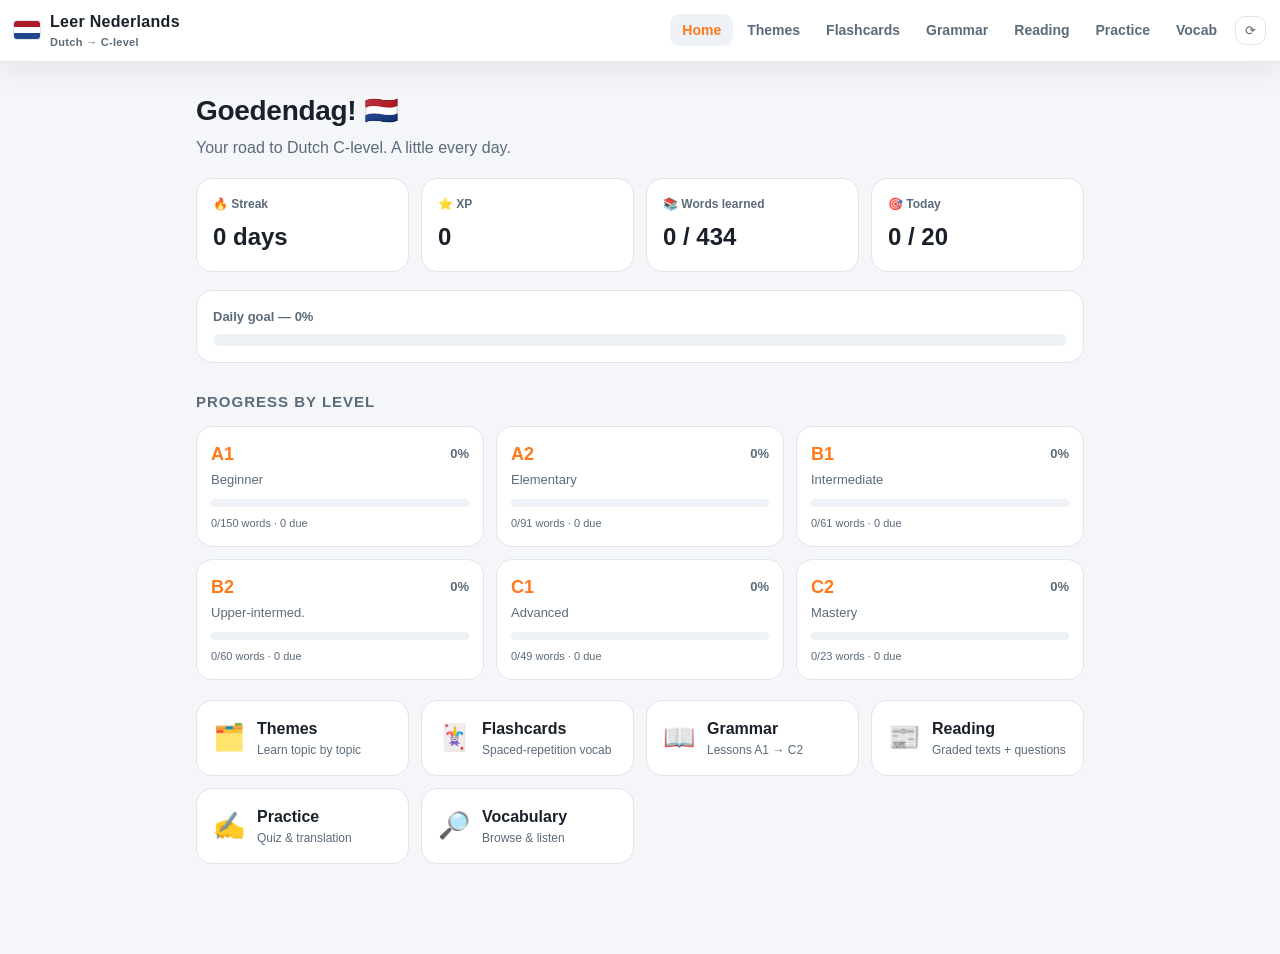
<file: dutch/index.html>
<!DOCTYPE html>
<html lang="en">
<head>
  <meta charset="utf-8">
  <meta name="viewport" content="width=device-width, initial-scale=1, viewport-fit=cover">
  <meta name="theme-color" content="#181c22">
  <title>Leer Nederlands — Dutch to C-level</title>
  <meta name="description" content="Learn and practise Dutch from A1 to C2 with spaced-repetition flashcards, grammar lessons, listening and quizzes.">
  <link rel="stylesheet" href="css/app.css">
  <link rel="icon" href="data:image/svg+xml,<svg xmlns='http://www.w3.org/2000/svg' viewBox='0 0 100 100'><rect width='100' height='33' y='0' fill='%23AE1C28'/><rect width='100' height='34' y='33' fill='%23fff'/><rect width='100' height='33' y='67' fill='%2321468B'/></svg>">
</head>
<body>
  <header class="topbar">
    <div class="brand">
      <span class="flag"><i class="r"></i><i class="w"></i><i class="b"></i></span>
      <span>Leer&nbsp;Nederlands<small>Dutch → C-level</small></span>
    </div>
    <nav>
      <button class="navlink" data-route="dashboard"><span class="lbl">Home</span></button>
      <button class="navlink" data-route="themes"><span class="lbl">Themes</span></button>
      <button class="navlink" data-route="learn"><span class="lbl">Flashcards</span></button>
      <button class="navlink" data-route="grammar"><span class="lbl">Grammar</span></button>
      <button class="navlink" data-route="read"><span class="lbl">Reading</span></button>
      <button class="navlink" data-route="practice"><span class="lbl">Practice</span></button>
      <button class="navlink" data-route="vocab"><span class="lbl">Vocab</span></button>
    </nav>
    <button class="iconbtn" id="resetBtn" title="Reset progress">⟳</button>
  </header>

  <main id="app"><!-- rendered by app.js --></main>

  <script src="js/data.js"></script>
  <script src="js/store.js"></script>
  <script src="js/app.js"></script>
</body>
</html>
</file>
<file: dutch/css/app.css>
/* app.css — Dutch learning app UI */
:root{
  --bg:#0f1216; --surface:#181c22; --surface2:#20262e; --line:#2a323c;
  --text:#e8edf2; --muted:#9aa7b4; --brand:#ff7a1a; --brand2:#ffa04d;
  --nl:#21468B;   /* Dutch flag blue */
  --ok:#3ecf8e; --no:#ff6b6b; --hard:#f5a623; --easy:#4dd4ac;
  --radius:16px; --shadow:0 8px 30px rgba(0,0,0,.35);
}
@media (prefers-color-scheme: light){
  :root{ --bg:#f4f6f9; --surface:#ffffff; --surface2:#eef1f5; --line:#e0e5ec;
    --text:#1a2029; --muted:#5c6b7a; --shadow:0 8px 30px rgba(20,30,50,.08); }
}
*{ box-sizing:border-box; }
html,body{ margin:0; padding:0; }
body{
  background:var(--bg); color:var(--text);
  font-family:-apple-system,BlinkMacSystemFont,"Segoe UI",Roboto,Helvetica,Arial,sans-serif;
  -webkit-font-smoothing:antialiased; line-height:1.5;
}
button{ font-family:inherit; cursor:pointer; }

/* Top bar */
.topbar{
  position:sticky; top:0; z-index:20; background:var(--surface);
  border-bottom:1px solid var(--line); display:flex; align-items:center;
  gap:6px; padding:10px 14px; box-shadow:var(--shadow);
}
.brand{ display:flex; align-items:center; gap:10px; font-weight:800; letter-spacing:.3px; margin-right:auto; }
.brand .flag{ width:26px; height:18px; border-radius:3px; overflow:hidden; display:inline-flex; flex-direction:column; box-shadow:0 0 0 1px var(--line); }
.brand .flag i{ flex:1; }
.brand .flag .r{ background:#AE1C28; } .brand .flag .w{ background:#fff; } .brand .flag .b{ background:var(--nl); }
.brand small{ color:var(--muted); font-weight:600; font-size:11px; display:block; }
.brand{ flex-shrink:0; }
nav{ display:flex; gap:2px; overflow-x:auto; scrollbar-width:none; }
nav::-webkit-scrollbar{ display:none; }
.navlink{
  background:transparent; border:none; color:var(--muted); font-weight:600;
  padding:8px 12px; border-radius:10px; font-size:14px; white-space:nowrap;
}
.navlink:hover{ color:var(--text); background:var(--surface2); }
.navlink.active{ color:var(--brand); background:var(--surface2); }
.iconbtn{ background:transparent; border:1px solid var(--line); color:var(--muted); border-radius:10px; padding:6px 9px; }

/* Layout */
#app{ max-width:920px; margin:0 auto; padding:22px 16px 90px; }
.view{ animation:fade .25s ease; }
@keyframes fade{ from{opacity:0; transform:translateY(6px);} to{opacity:1;transform:none;} }
h1{ font-size:28px; margin:6px 0 4px; letter-spacing:-.3px; }
h2.sec{ font-size:15px; text-transform:uppercase; letter-spacing:1px; color:var(--muted); margin:28px 0 12px; }
.sub{ color:var(--muted); margin:0 0 18px; }
.note{ color:var(--muted); font-size:13px; background:var(--surface); border:1px solid var(--line); padding:10px 12px; border-radius:12px; }

/* Stat tiles */
.statgrid{ display:grid; grid-template-columns:repeat(4,1fr); gap:12px; margin:18px 0; }
.tile{ background:var(--surface); border:1px solid var(--line); border-radius:var(--radius); padding:16px; }
.tile-k{ color:var(--muted); font-size:12px; font-weight:600; }
.tile-v{ font-size:24px; font-weight:800; margin-top:6px; }

/* Progress bars */
.goalwrap{ background:var(--surface); border:1px solid var(--line); border-radius:var(--radius); padding:16px; }
.goal-label{ font-size:13px; color:var(--muted); margin-bottom:8px; font-weight:600; }
.track{ height:12px; background:var(--surface2); border-radius:20px; overflow:hidden; }
.track.sm{ height:8px; }
.fill{ height:100%; background:linear-gradient(90deg,var(--brand),var(--brand2)); border-radius:20px; transition:width .4s ease; }

/* Level overview */
.levelgrid{ display:grid; grid-template-columns:repeat(3,1fr); gap:12px; }
.levelcard{ background:var(--surface); border:1px solid var(--line); border-radius:var(--radius); padding:14px; cursor:pointer; transition:transform .12s, border-color .12s; }
.levelcard:hover{ transform:translateY(-2px); border-color:var(--brand); }
.lc-top{ display:flex; justify-content:space-between; align-items:center; }
.lc-id{ font-weight:800; color:var(--brand); font-size:18px; }
.lc-pct{ color:var(--muted); font-size:13px; font-weight:700; }
.lc-name{ font-size:13px; color:var(--muted); margin:2px 0 10px; }
.lc-meta{ font-size:11px; color:var(--muted); margin-top:8px; }

/* CTA / action cards */
.cta-row{ display:grid; grid-template-columns:repeat(4,1fr); gap:12px; margin-top:20px; }
.action{ background:var(--surface); border:1px solid var(--line); border-radius:var(--radius); padding:16px; display:flex; gap:12px; align-items:center; cursor:pointer; transition:transform .12s,border-color .12s; }
.action:hover{ transform:translateY(-2px); border-color:var(--brand); }
.a-ic{ font-size:26px; } .a-t{ font-weight:700; } .a-s{ font-size:12px; color:var(--muted); }

/* Level bar */
.levelbar{ display:flex; gap:8px; flex-wrap:wrap; margin:14px 0 20px; }
.levelpill{ background:var(--surface); border:1px solid var(--line); color:var(--muted); border-radius:20px; padding:7px 16px; font-weight:700; }
.levelpill.sel{ background:var(--brand); color:#fff; border-color:var(--brand); }

/* Flashcards */
.flashprog{ margin-bottom:14px; }
.fp-meta{ font-size:12px; color:var(--muted); margin-top:8px; display:flex; gap:8px; align-items:center; }
.chip{ background:var(--surface2); padding:2px 8px; border-radius:10px; font-weight:600; }
.flashcard{ background:var(--surface); border:1px solid var(--line); border-radius:22px; padding:34px 24px; min-height:230px;
  display:flex; align-items:center; justify-content:center; text-align:center; position:relative; box-shadow:var(--shadow); cursor:pointer; }
.fc-tag{ position:absolute; top:14px; left:16px; font-size:11px; text-transform:uppercase; letter-spacing:1px; color:var(--muted); font-weight:700; }
.fc-word{ font-size:34px; font-weight:800; letter-spacing:-.5px; }
.fc-word .art{ color:var(--brand); font-size:22px; vertical-align:middle; }
.fc-pos{ color:var(--muted); font-size:13px; margin-top:6px; font-style:italic; }
.fc-div{ width:60px; height:2px; background:var(--line); margin:16px auto; }
.fc-en{ font-size:22px; font-weight:700; }
.fc-ex{ margin-top:14px; color:var(--muted); font-size:15px; }
.fc-exen{ font-style:italic; opacity:.85; }
.fc-hint{ margin-top:16px; color:var(--muted); font-size:13px; }
.fc-controls{ display:flex; gap:10px; margin-top:16px; flex-wrap:wrap; justify-content:center; }

/* Buttons */
.btn{ background:var(--surface2); border:1px solid var(--line); color:var(--text); border-radius:12px; padding:12px 18px; font-weight:700; font-size:15px; }
.btn:hover{ filter:brightness(1.08); }
.btn.primary{ background:var(--brand); color:#fff; border-color:var(--brand); }
.btn.ghost{ background:transparent; }
.btn.wide{ min-width:220px; }
.btn.grade{ flex:1; min-width:78px; color:#fff; }
.grade.again{ background:var(--no); border-color:var(--no); }
.grade.hard{ background:var(--hard); border-color:var(--hard); }
.grade.good{ background:var(--ok); border-color:var(--ok); }
.grade.easy{ background:var(--easy); border-color:var(--easy); color:#062; }

.spk{ background:transparent; border:none; font-size:.8em; padding:2px 4px; opacity:.75; }
.spk:hover{ opacity:1; }
.spk.inline{ font-size:12px; margin-left:6px; }

/* empty / finish */
.empty{ text-align:center; padding:40px 16px; color:var(--muted); }
.empty .big{ font-size:52px; } .big{ font-size:48px; }

/* Themes */
.themegrid{ display:grid; grid-template-columns:repeat(auto-fill,minmax(230px,1fr)); gap:12px; }
.themecard{ background:var(--surface); border:1px solid var(--line); border-radius:var(--radius); padding:16px; display:flex; gap:14px; align-items:flex-start; cursor:pointer; transition:transform .12s,border-color .12s; }
.themecard:hover{ transform:translateY(-2px); border-color:var(--brand); }
.tc-ic{ font-size:30px; line-height:1; flex-shrink:0; }
.tc-body{ flex:1; min-width:0; }
.tc-en{ font-weight:700; font-size:15px; }
.tc-nl{ font-size:12px; color:var(--muted); font-style:italic; margin-bottom:8px; }
.tc-meta{ font-size:11px; color:var(--muted); margin-bottom:8px; }
.tc-learned{ color:var(--ok); font-weight:700; }

.theme-head{ display:flex; gap:14px; align-items:center; margin:6px 0 14px; }
.theme-head .th-ic{ font-size:40px; line-height:1; }
.theme-head h1{ margin:0; }
.th-nl{ color:var(--muted); font-style:italic; font-size:15px; }

/* Teacher note callout (theme intros & grammar tips) */
.teacher-note{ background:linear-gradient(135deg, rgba(255,122,26,.10), rgba(255,160,77,.05));
  border:1px solid var(--brand); border-left-width:4px; border-radius:14px; padding:14px 16px; margin:6px 0 16px; }
.teacher-note p{ margin:0; }
.teacher-note b{ color:var(--brand2); }
.tn-label{ font-size:11px; font-weight:800; text-transform:uppercase; letter-spacing:1px; color:var(--brand); margin-bottom:6px; }

.theme-actions{ display:flex; gap:10px; flex-wrap:wrap; margin-bottom:6px; }
.theme-session:empty{ display:none; }
.theme-session{ margin:14px 0; }

.phraselist{ display:flex; flex-direction:column; gap:8px; }
.phraserow{ background:var(--surface); border:1px solid var(--line); border-radius:12px; padding:12px 14px; }
.ph-nl{ font-weight:700; font-size:16px; }
.ph-en{ color:var(--muted); font-size:13px; margin-top:2px; }

.vlevel-head{ font-size:12px; font-weight:800; color:var(--brand); letter-spacing:1px; margin:14px 0 4px; }
.lr-lvl{ font-size:11px; font-weight:700; color:var(--muted); background:var(--surface2); padding:1px 7px; border-radius:8px; margin-left:6px; }
.lr-sub{ font-size:12px; color:var(--muted); font-weight:500; margin-top:3px; }

/* Reading */
.reading-tags{ display:flex; gap:8px; align-items:center; margin-bottom:6px; }
.reading-toolbar{ display:flex; gap:10px; margin:12px 0; }
.reading-text{ background:var(--surface); border:1px solid var(--line); border-radius:var(--radius); padding:22px 24px; }
.reading-par{ margin:0 0 16px; font-size:17px; line-height:1.75; max-width:62ch; }
.reading-par:last-child{ margin-bottom:0; }
.reading-par .spk{ vertical-align:baseline; }
.glossary{ background:var(--surface); border:1px solid var(--line); border-radius:14px; padding:4px 16px; margin-top:14px; }
.glossary summary{ cursor:pointer; font-weight:700; padding:12px 0; list-style:none; }
.glossary summary::-webkit-details-marker{ display:none; }
.glossary summary::before{ content:"▸ "; color:var(--brand); }
.glossary[open] summary::before{ content:"▾ "; }
.glosslist{ display:flex; flex-direction:column; gap:6px; padding-bottom:14px; }
.glossrow{ display:flex; justify-content:space-between; gap:12px; padding:8px 0; border-top:1px solid var(--line); }
.gl-nl{ font-weight:700; } .gl-en{ color:var(--muted); text-align:right; }

/* Grammar */
.lessonlist{ display:flex; flex-direction:column; gap:8px; }
.lessonrow{ background:var(--surface); border:1px solid var(--line); border-radius:12px; padding:14px 16px; display:flex; justify-content:space-between; align-items:center; cursor:pointer; }
.lessonrow:hover{ border-color:var(--brand); }
.lr-title{ font-weight:600; } .lr-go{ color:var(--muted); font-size:22px; }
.backlink{ background:none; border:none; color:var(--muted); font-weight:600; padding:0; margin-bottom:10px; }
.levelchip,.levelchip{ display:inline-block; background:var(--brand); color:#fff; font-weight:800; font-size:12px; padding:3px 10px; border-radius:8px; }
.lesson-body{ background:var(--surface); border:1px solid var(--line); border-radius:var(--radius); padding:20px; margin-top:8px; }
.lesson-body ul{ padding-left:20px; } .lesson-body li{ margin:8px 0; }
.lesson-body .ex{ display:inline-block; background:var(--surface2); border-radius:8px; padding:2px 8px; font-family:ui-monospace,Menlo,monospace; font-size:14px; }
.lesson-body b{ color:var(--brand2); }

/* Quiz */
.quiz{ background:var(--surface); border:1px solid var(--line); border-radius:var(--radius); padding:20px; }
.q-num{ color:var(--muted); font-size:12px; font-weight:700; text-transform:uppercase; letter-spacing:1px; }
.q-text{ font-size:19px; font-weight:600; margin:10px 0 16px; }
.q-text.big-word{ font-size:30px; font-weight:800; }
.q-opts{ display:flex; flex-direction:column; gap:10px; }
.opt{ text-align:left; background:var(--surface2); border:1px solid var(--line); color:var(--text); padding:14px 16px; border-radius:12px; font-size:16px; font-weight:600; }
.opt:hover{ border-color:var(--brand); }
.q-opts.locked .opt{ cursor:default; }
.opt.right{ background:rgba(62,207,142,.18); border-color:var(--ok); }
.opt.wrong{ background:rgba(255,107,107,.16); border-color:var(--no); }
.q-fb{ margin-top:14px; }
.fb{ padding:12px 14px; border-radius:12px; font-size:14px; margin-bottom:12px; }
.fb.ok{ background:rgba(62,207,142,.14); color:var(--ok); }
.fb.no{ background:rgba(255,107,107,.12); color:var(--no); }
.fb.neutral,.fb.neutral{ background:var(--surface2); color:var(--text); }
.quiz-done{ text-align:center; font-size:20px; padding:14px; }
.yours{ margin-top:6px; color:var(--text); font-size:13px; }

/* Practice modes */
.modegrid{ display:grid; grid-template-columns:repeat(auto-fit,minmax(150px,1fr)); gap:12px; margin-bottom:20px; }
.modecard{ background:var(--surface); border:1px solid var(--line); border-radius:var(--radius); padding:16px; cursor:pointer; transition:transform .12s,border-color .12s; }
.modecard:hover{ transform:translateY(-2px); border-color:var(--brand); }
.modecard.sel{ border-color:var(--brand); box-shadow:0 0 0 2px rgba(255,122,26,.25); }
.m-ic{ font-size:24px; } .m-t{ font-weight:700; margin-top:6px; } .m-s{ font-size:12px; color:var(--muted); }
.practicehost:empty{ display:none; }
.round-title{ font-weight:800; margin-bottom:12px; font-size:16px; }
.round-body{ background:var(--surface); border:1px solid var(--line); border-radius:var(--radius); padding:20px; }

.typerow{ margin:14px 0; }
.typein{ width:100%; background:var(--surface2); border:1px solid var(--line); color:var(--text); border-radius:12px; padding:14px 16px; font-size:18px; }
.typein:focus{ outline:none; border-color:var(--brand); }
.typein.ta{ resize:vertical; font-size:16px; }
.listen-ctr{ display:flex; gap:10px; margin:14px 0; }
.big-play{ font-size:18px; padding:14px 26px; }
.selfgrade{ display:flex; gap:8px; align-items:center; flex-wrap:wrap; margin-top:10px; font-size:13px; color:var(--muted); }

/* sentence order */
.answerline{ min-height:52px; background:var(--surface2); border:1px dashed var(--line); border-radius:12px; padding:10px; display:flex; flex-wrap:wrap; gap:8px; align-items:center; }
.answerline .ph{ color:var(--muted); font-size:14px; }
.wordbank{ display:flex; flex-wrap:wrap; gap:8px; margin-top:12px; }
.tok{ background:var(--surface); border:1px solid var(--line); color:var(--text); border-radius:10px; padding:8px 14px; font-size:16px; font-weight:600; }
.tok.chosen{ background:var(--brand); color:#fff; border-color:var(--brand); }
.order-ctr{ display:flex; gap:10px; margin-top:16px; }

/* Vocabulary */
.vocab-controls{ display:flex; gap:10px; flex-wrap:wrap; margin-bottom:16px; }
.vsearch{ flex:1; min-width:180px; background:var(--surface); border:1px solid var(--line); color:var(--text); border-radius:12px; padding:12px 14px; font-size:15px; }
.vsearch:focus{ outline:none; border-color:var(--brand); }
.vsel{ background:var(--surface); border:1px solid var(--line); color:var(--text); border-radius:12px; padding:12px; font-size:14px; }
.vocablist{ display:flex; flex-direction:column; gap:8px; }
.vrow{ background:var(--surface); border:1px solid var(--line); border-radius:12px; padding:14px 16px; display:flex; justify-content:space-between; gap:12px; }
.v-nl{ font-size:18px; font-weight:700; } .v-nl .art{ color:var(--brand); font-size:14px; }
.v-en{ color:var(--muted); font-size:14px; margin-top:2px; }
.v-ex{ color:var(--muted); font-size:12.5px; font-style:italic; margin-top:6px; }
.v-learned{ color:var(--ok); font-size:12px; margin-left:4px; }
.v-badges{ display:flex; flex-direction:column; gap:6px; align-items:flex-end; flex-shrink:0; }
.badge{ font-size:11px; font-weight:700; padding:3px 8px; border-radius:8px; white-space:nowrap; }
.badge.lv{ background:var(--brand); color:#fff; } .badge.th{ background:var(--surface2); color:var(--muted); }

/* Responsive */
@media (max-width:760px){
  .statgrid{ grid-template-columns:repeat(2,1fr); }
  .levelgrid{ grid-template-columns:1fr; }
  .cta-row{ grid-template-columns:1fr 1fr; }
  .navlink{ padding:8px 9px; font-size:13px; }
  .brand small{ display:none; }
  h1{ font-size:23px; }
  .fc-word{ font-size:27px; }
}
@media (max-width:520px){
  .brand span:not(.flag){ display:none; }
}
@media (max-width:420px){
  .cta-row{ grid-template-columns:1fr; }
}
</file>
